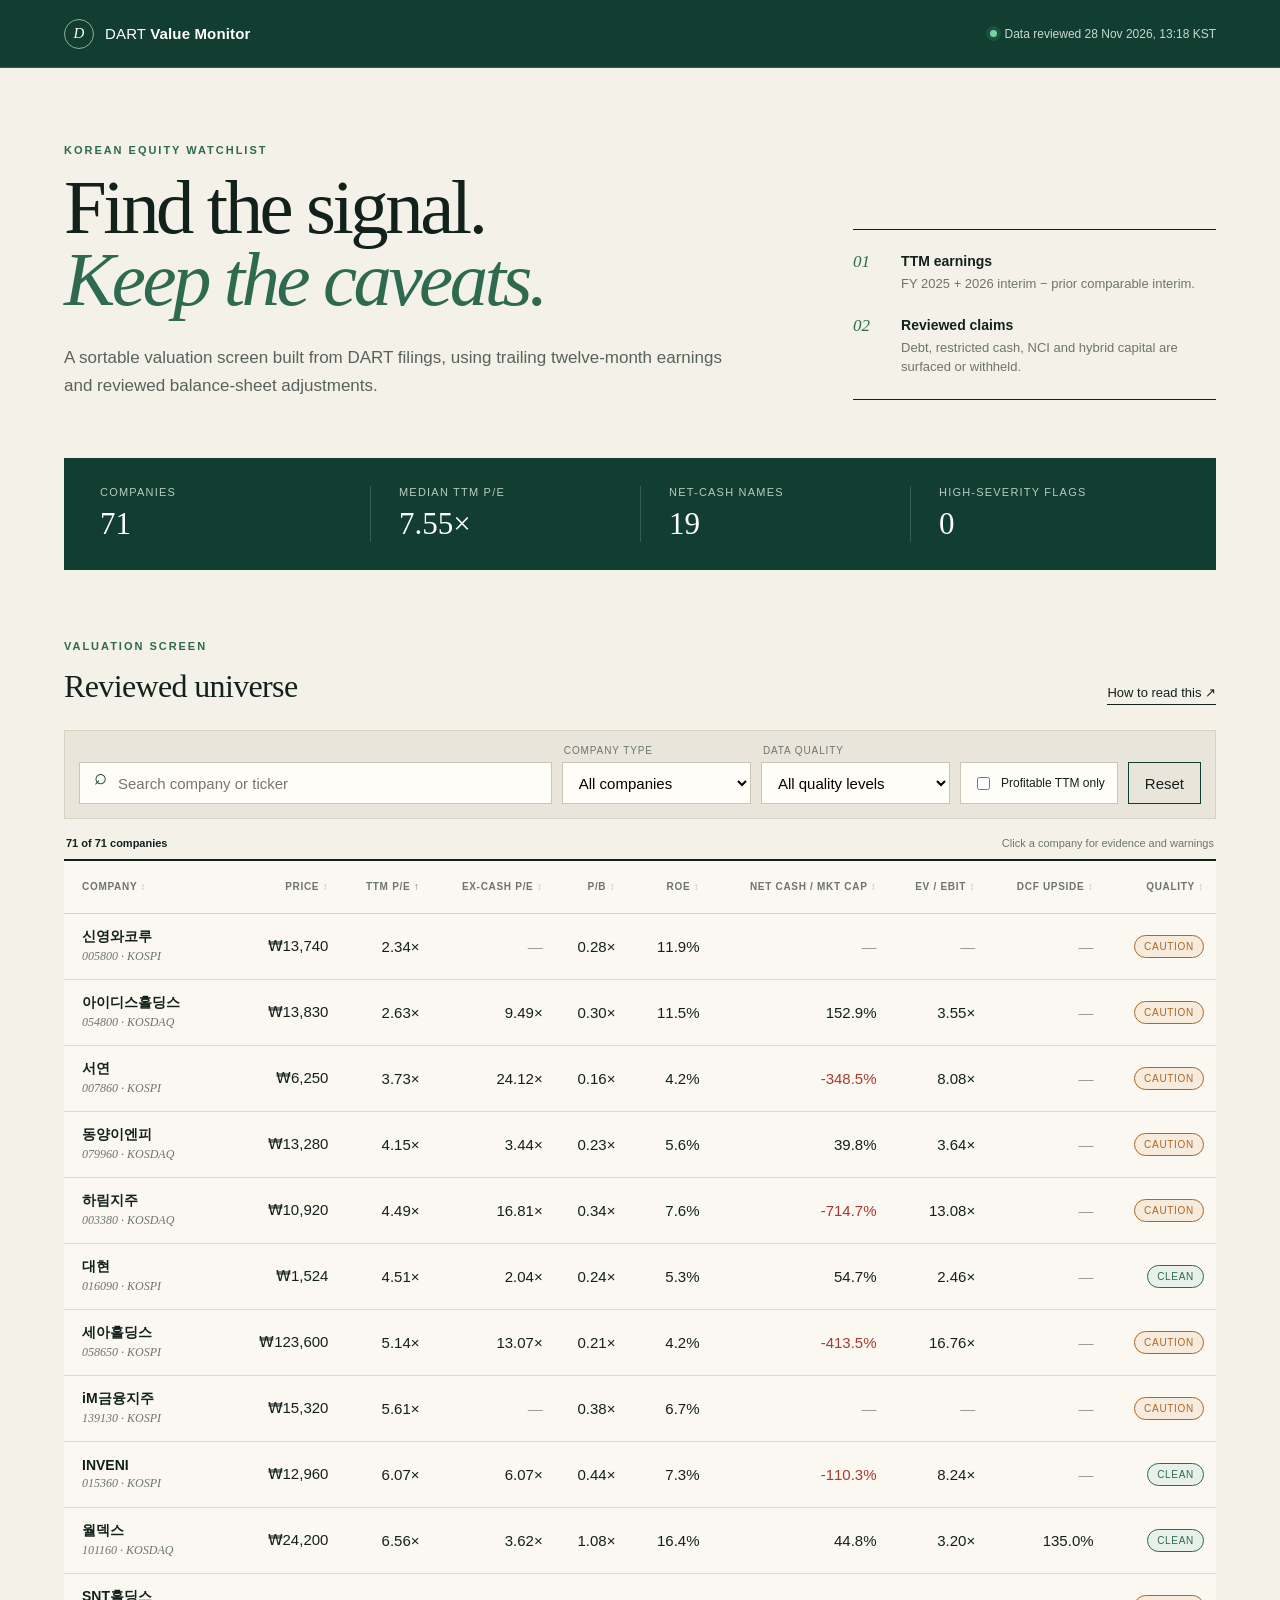
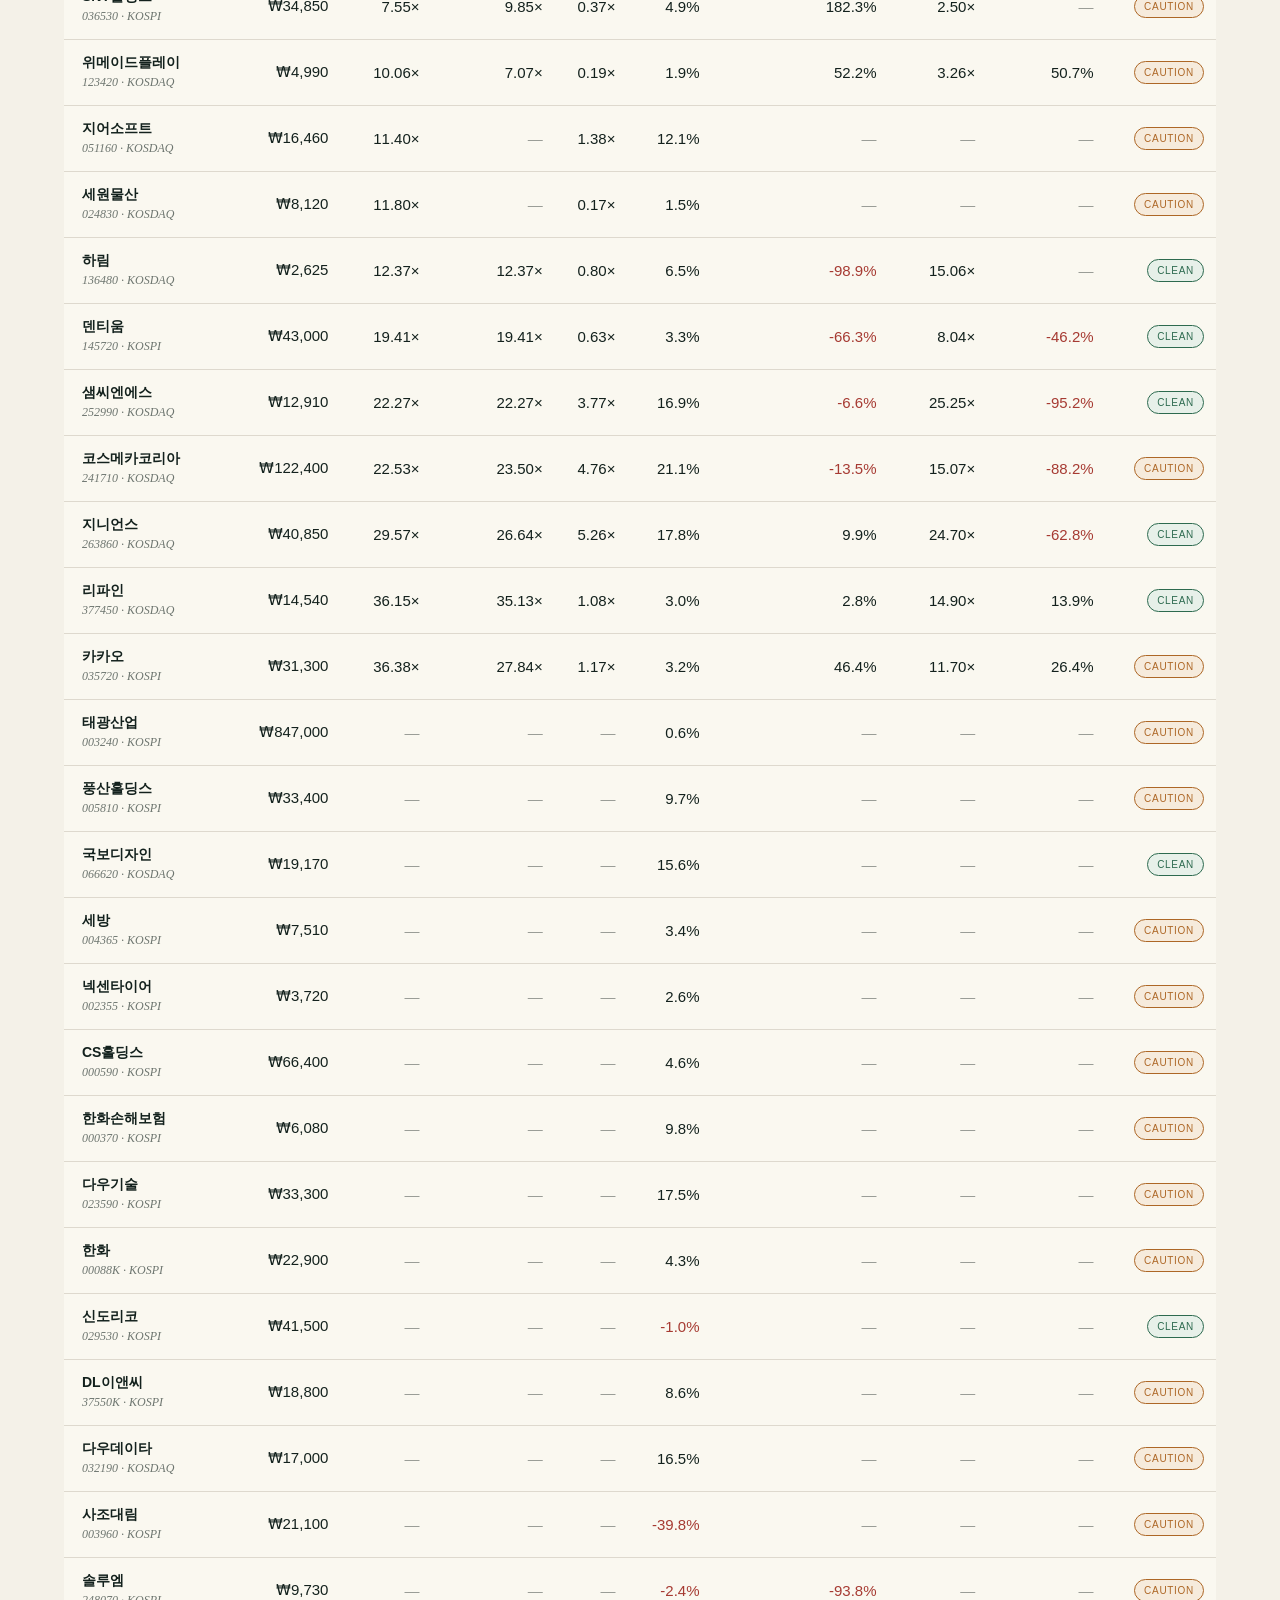
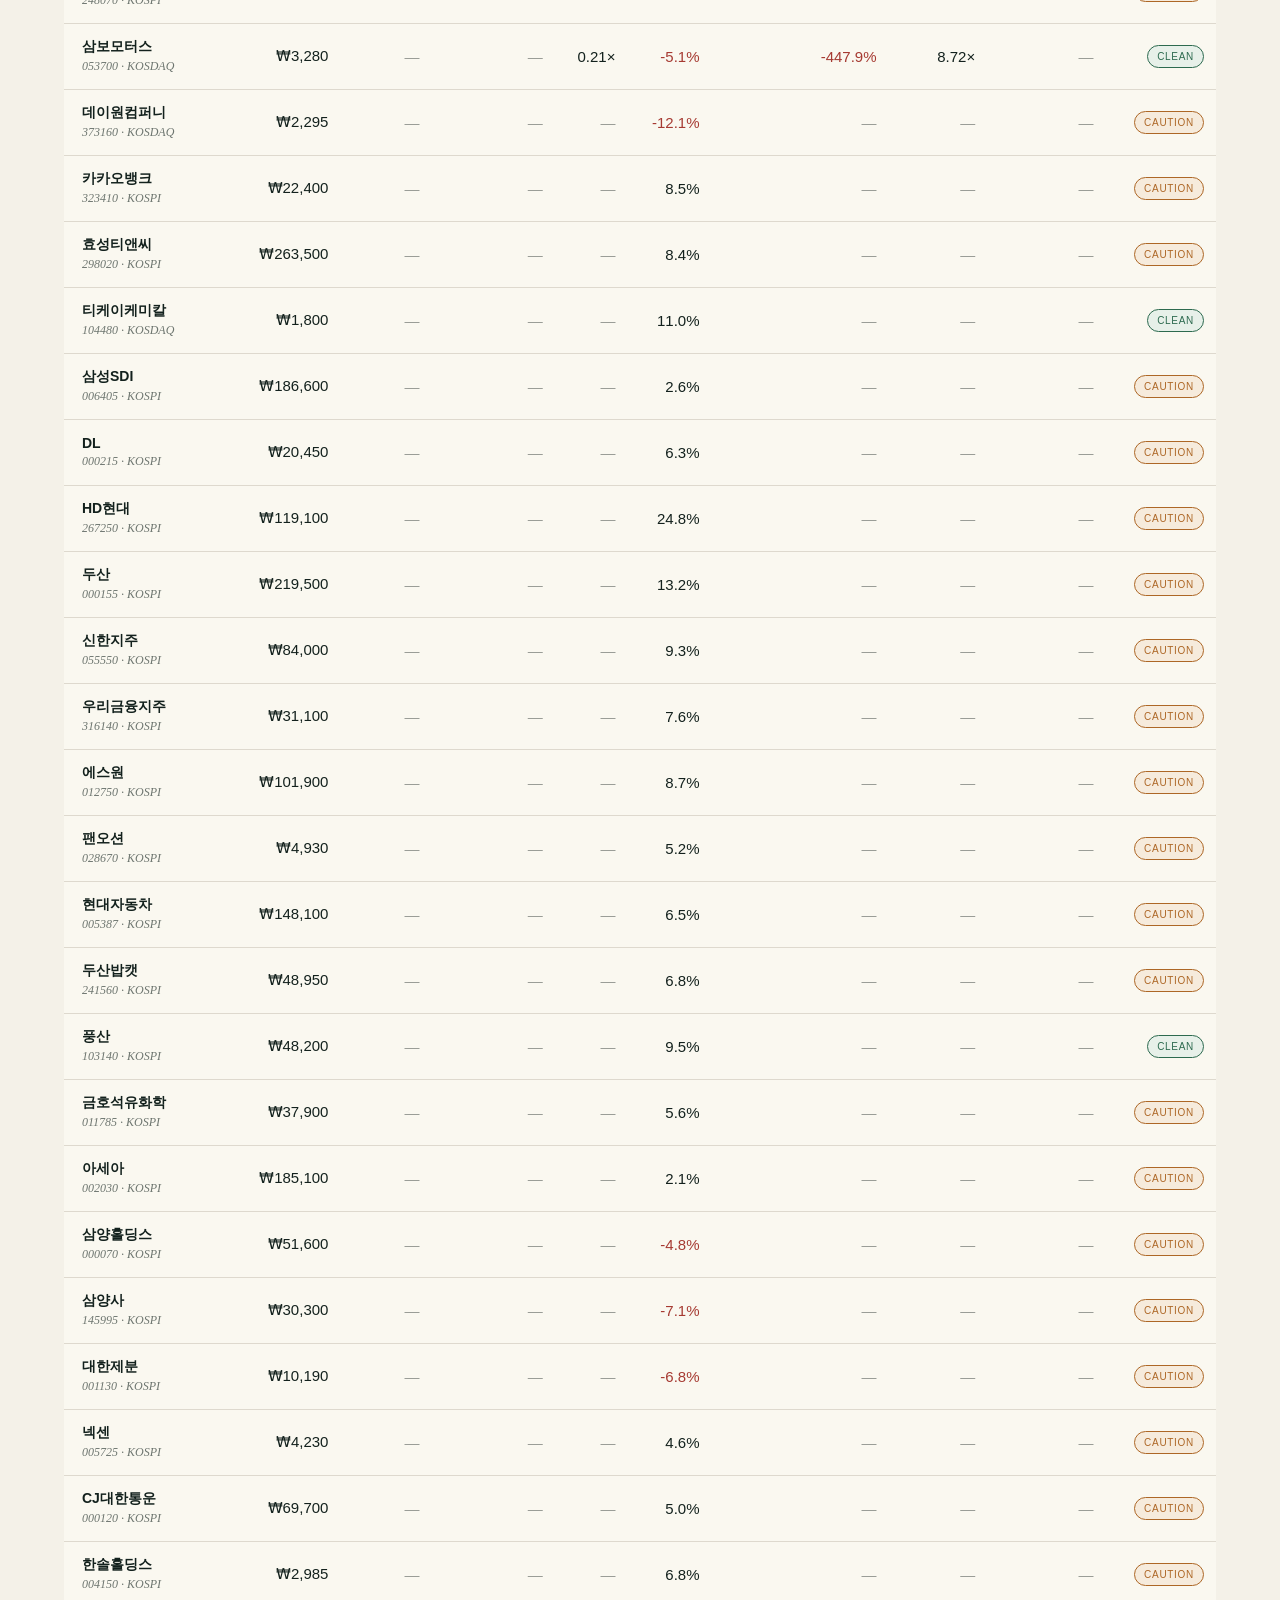
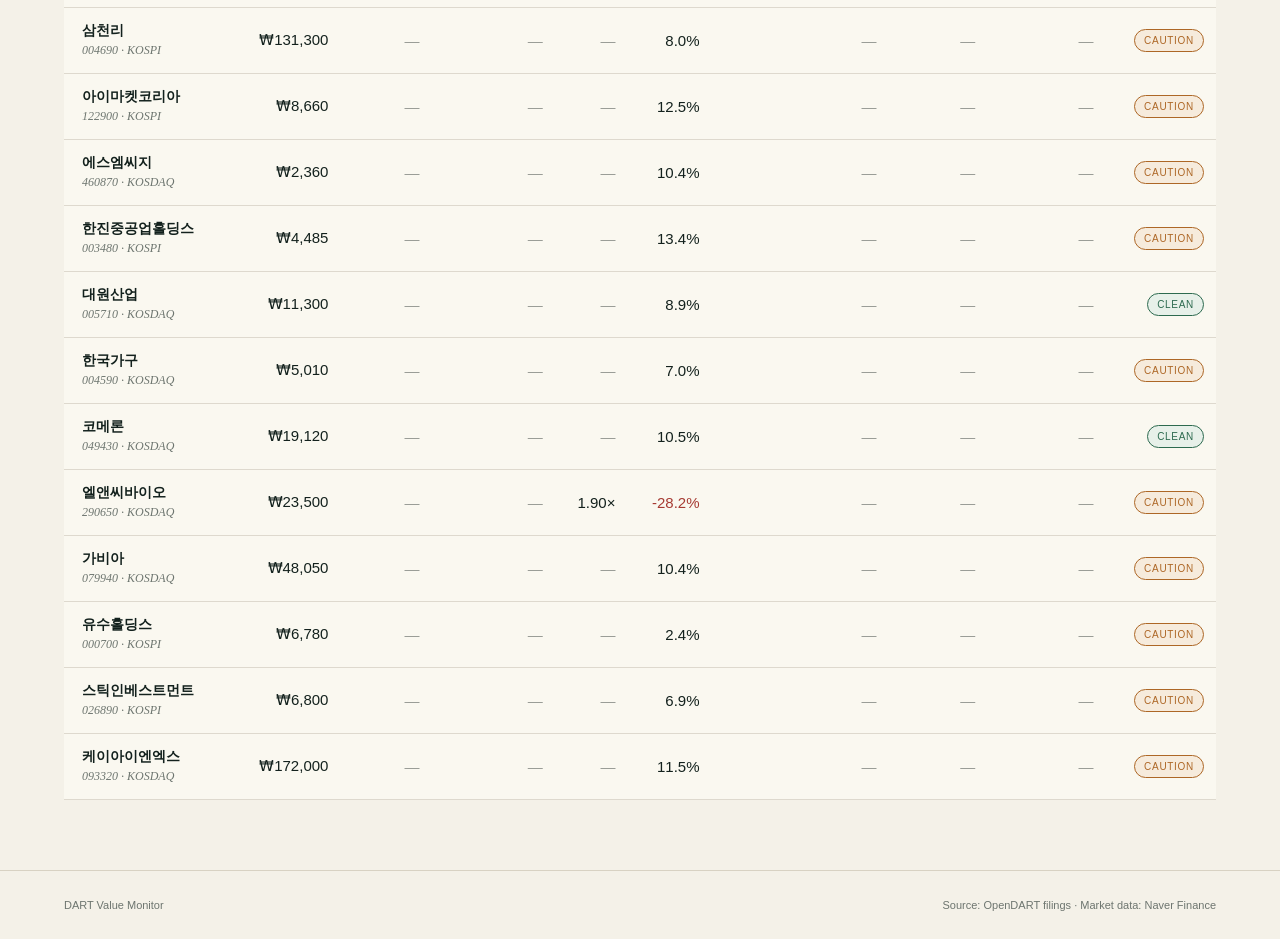
<file: docs/index.html>
<!doctype html>
<html lang="en">
<head>
  <meta charset="utf-8">
  <meta name="viewport" content="width=device-width,initial-scale=1">
  <meta name="theme-color" content="#10251f">
  <meta name="description" content="Reviewed TTM valuation screen for a focused Korean equity watchlist.">
  <title>DART Value Monitor</title>
  <link rel="stylesheet" href="dashboard.css">
</head>
<body>
  <header class="topbar">
    <a class="brand" href="./" aria-label="DART Value Monitor home">
      <span class="brand-mark">D</span>
      <span>DART <strong>Value Monitor</strong></span>
    </a>
    <div class="top-status"><span class="pulse"></span><span id="updated">Loading reviewed data…</span></div>
  </header>

  <main>
    <section class="hero">
      <div>
        <p class="eyebrow">KOREAN EQUITY WATCHLIST</p>
        <h1>Find the signal.<br><em>Keep the caveats.</em></h1>
        <p class="intro">A sortable valuation screen built from DART filings, using trailing twelve-month earnings and reviewed balance-sheet adjustments.</p>
      </div>
      <aside class="method-card">
        <span class="method-number">01</span>
        <div><strong>TTM earnings</strong><p>FY 2025 + 2026 interim − prior comparable interim.</p></div>
        <span class="method-number">02</span>
        <div><strong>Reviewed claims</strong><p>Debt, restricted cash, NCI and hybrid capital are surfaced or withheld.</p></div>
      </aside>
    </section>

    <section class="summary" aria-label="Watchlist summary">
      <div><span>Companies</span><strong id="company-count">—</strong></div>
      <div><span>Median TTM P/E</span><strong id="median-pe">—</strong></div>
      <div><span>Net-cash names</span><strong id="net-cash-count">—</strong></div>
      <div><span>High-severity flags</span><strong id="high-count">—</strong></div>
    </section>

    <section class="screen">
      <div class="screen-head">
        <div><p class="eyebrow">VALUATION SCREEN</p><h2>Reviewed universe</h2></div>
        <button id="method-button" class="text-button" type="button">How to read this ↗</button>
      </div>

      <div class="controls">
        <label class="search"><span aria-hidden="true">⌕</span><input id="search" type="search" placeholder="Search company or ticker" autocomplete="off"></label>
        <label><span>Company type</span><select id="type-filter"><option value="all">All companies</option><option value="operating">Operating</option><option value="holding">Holding</option><option value="financial">Financial</option></select></label>
        <label><span>Data quality</span><select id="quality-filter"><option value="all">All quality levels</option><option value="clean">Clean</option><option value="caution">Caution</option><option value="review">Review required</option></select></label>
        <label class="check"><input id="profitable-filter" type="checkbox"><span>Profitable TTM only</span></label>
        <button id="reset" class="reset" type="button">Reset</button>
      </div>

      <div class="result-line"><span id="result-count">—</span><span>Click a company for evidence and warnings</span></div>
      <div class="table-wrap">
        <table>
          <thead><tr>
            <th data-key="company" class="left">Company</th>
            <th data-key="price">Price</th>
            <th data-key="pe">TTM P/E</th>
            <th data-key="ex_cash_pe">Ex-cash P/E</th>
            <th data-key="pb">P/B</th>
            <th data-key="roe">ROE</th>
            <th data-key="net_cash_pct">Net cash / Mkt cap</th>
            <th data-key="ev_ebit">EV / EBIT</th>
            <th data-key="dcf_upside">DCF upside</th>
            <th data-key="quality">Quality</th>
          </tr></thead>
          <tbody id="rows"><tr><td colspan="10" class="empty">Loading valuation feed…</td></tr></tbody>
        </table>
      </div>
    </section>
  </main>

  <dialog id="detail-dialog">
    <div class="dialog-head"><div><p class="eyebrow" id="detail-ticker"></p><h2 id="detail-company"></h2></div><button id="close-detail" aria-label="Close details">×</button></div>
    <div id="detail-content"></div>
  </dialog>

  <dialog id="method-dialog">
    <div class="dialog-head"><div><p class="eyebrow">METHODOLOGY</p><h2>How to read the screen</h2></div><button id="close-method" aria-label="Close methodology">×</button></div>
    <div class="method-copy">
      <p><strong>TTM</strong> uses the latest full year plus the current cumulative interim period, less the comparable prior-year interim period. Annual fallback is labelled when a complete bridge is unavailable.</p>
      <p><strong>Blank values</strong> are deliberate. The screen withholds a ratio when debt, cash restrictions, share-class claims, currency conversion or the underlying profit measure is unsuitable.</p>
      <p><strong>Quality</strong> reflects extraction and methodology checks. “Clean” means no current audit flag; it is not an investment recommendation or a statement that earnings are normalized.</p>
      <p><strong>EV</strong> includes reviewed debt and a book-value proxy for noncontrolling interests. Financial companies use P/E, P/B and ROE; industrial EV and DCF are withheld.</p>
    </div>
  </dialog>

  <footer><span>DART Value Monitor</span><span>Source: OpenDART filings · Market data: Naver Finance</span></footer>
  <script src="dashboard.js" defer></script>
</body>
</html>
</file>
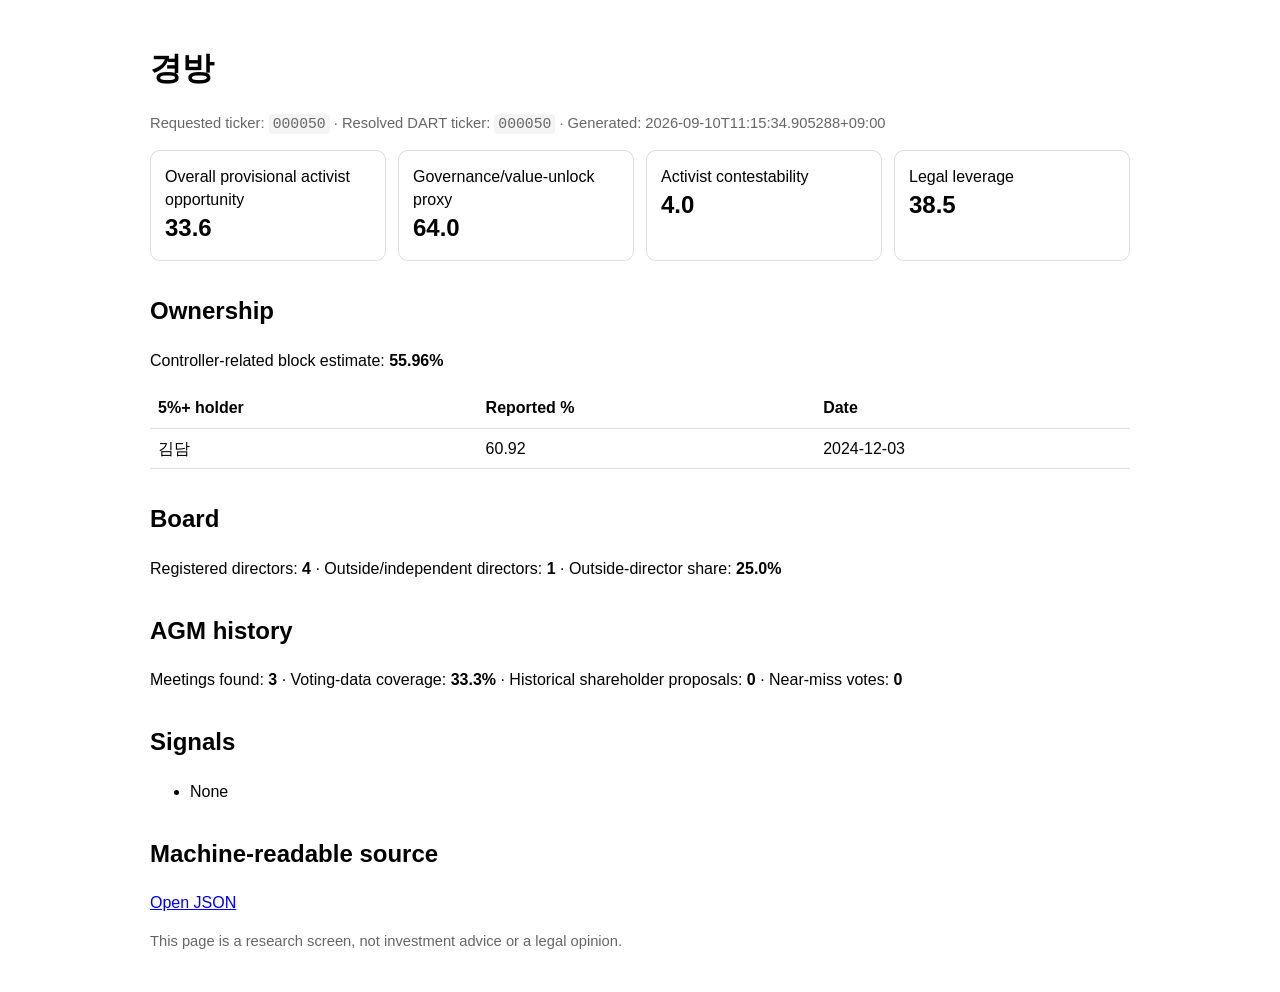
<file: docs/governance/000050.html>
<!doctype html>
<html lang="en">
<head>
<meta charset="utf-8">
<meta name="viewport" content="width=device-width,initial-scale=1">
<title>경방 governance analysis</title>
<style>
body { font-family: -apple-system,BlinkMacSystemFont,"Segoe UI",sans-serif; max-width: 980px; margin: 40px auto; padding: 0 20px; line-height: 1.45; }
h1,h2 { margin-top: 1.4em; }
.grid { display:grid; grid-template-columns: repeat(auto-fit,minmax(220px,1fr)); gap:12px; }
.card { border:1px solid #ddd; border-radius:10px; padding:14px; }
.big { font-size:1.5rem; font-weight:700; }
table { border-collapse:collapse; width:100%; }
th,td { border-bottom:1px solid #ddd; padding:8px; text-align:left; }
code { background:#f4f4f4; padding:2px 4px; border-radius:4px; }
.small { color:#666; font-size:.92rem; }
</style>
</head>
<body>
<h1>경방</h1>
<p class="small">Requested ticker: <code>000050</code> ·
Resolved DART ticker: <code>000050</code> ·
Generated: 2026-09-10T11:15:34.905288+09:00</p>

<div class="grid">
  <div class="card"><div>Overall provisional activist opportunity</div><div class="big">33.6</div></div>
  <div class="card"><div>Governance/value-unlock proxy</div><div class="big">64.0</div></div>
  <div class="card"><div>Activist contestability</div><div class="big">4.0</div></div>
  <div class="card"><div>Legal leverage</div><div class="big">38.5</div></div>
</div>

<h2>Ownership</h2>
<p>Controller-related block estimate: <strong>55.96%</strong></p>
<table>
<thead><tr><th>5%+ holder</th><th>Reported %</th><th>Date</th></tr></thead>
<tbody><tr><td>김담</td><td>60.92</td><td>2024-12-03</td></tr></tbody>
</table>

<h2>Board</h2>
<p>Registered directors: <strong>4</strong> ·
Outside/independent directors: <strong>1</strong> ·
Outside-director share: <strong>25.0%</strong></p>

<h2>AGM history</h2>
<p>Meetings found: <strong>3</strong> ·
Voting-data coverage: <strong>33.3%</strong> ·
Historical shareholder proposals: <strong>0</strong> ·
Near-miss votes: <strong>0</strong></p>

<h2>Signals</h2>
<ul><li>None</li></ul>



<h2>Machine-readable source</h2>
<p><a href="./000050.json">Open JSON</a></p>
<p class="small">This page is a research screen, not investment advice or a legal opinion.</p>
</body>
</html>
</file>
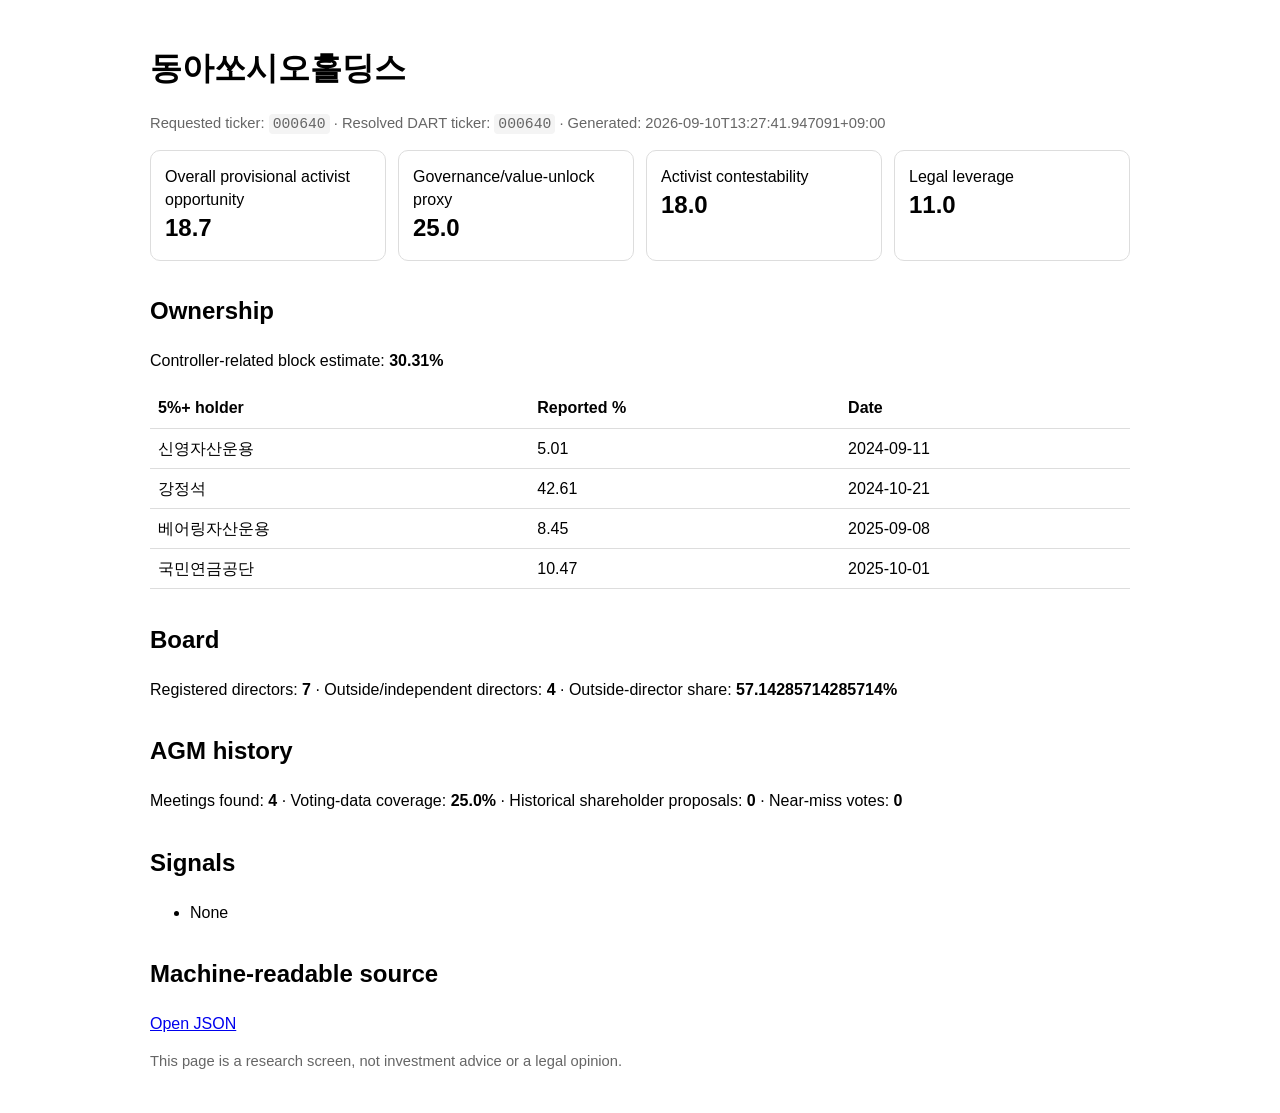
<file: docs/governance/000640.html>
<!doctype html>
<html lang="en">
<head>
<meta charset="utf-8">
<meta name="viewport" content="width=device-width,initial-scale=1">
<title>동아쏘시오홀딩스 governance analysis</title>
<style>
body { font-family: -apple-system,BlinkMacSystemFont,"Segoe UI",sans-serif; max-width: 980px; margin: 40px auto; padding: 0 20px; line-height: 1.45; }
h1,h2 { margin-top: 1.4em; }
.grid { display:grid; grid-template-columns: repeat(auto-fit,minmax(220px,1fr)); gap:12px; }
.card { border:1px solid #ddd; border-radius:10px; padding:14px; }
.big { font-size:1.5rem; font-weight:700; }
table { border-collapse:collapse; width:100%; }
th,td { border-bottom:1px solid #ddd; padding:8px; text-align:left; }
code { background:#f4f4f4; padding:2px 4px; border-radius:4px; }
.small { color:#666; font-size:.92rem; }
</style>
</head>
<body>
<h1>동아쏘시오홀딩스</h1>
<p class="small">Requested ticker: <code>000640</code> ·
Resolved DART ticker: <code>000640</code> ·
Generated: 2026-09-10T13:27:41.947091+09:00</p>

<div class="grid">
  <div class="card"><div>Overall provisional activist opportunity</div><div class="big">18.7</div></div>
  <div class="card"><div>Governance/value-unlock proxy</div><div class="big">25.0</div></div>
  <div class="card"><div>Activist contestability</div><div class="big">18.0</div></div>
  <div class="card"><div>Legal leverage</div><div class="big">11.0</div></div>
</div>

<h2>Ownership</h2>
<p>Controller-related block estimate: <strong>30.31%</strong></p>
<table>
<thead><tr><th>5%+ holder</th><th>Reported %</th><th>Date</th></tr></thead>
<tbody><tr><td>신영자산운용</td><td>5.01</td><td>2024-09-11</td></tr><tr><td>강정석</td><td>42.61</td><td>2024-10-21</td></tr><tr><td>베어링자산운용</td><td>8.45</td><td>2025-09-08</td></tr><tr><td>국민연금공단</td><td>10.47</td><td>2025-10-01</td></tr></tbody>
</table>

<h2>Board</h2>
<p>Registered directors: <strong>7</strong> ·
Outside/independent directors: <strong>4</strong> ·
Outside-director share: <strong>57.14285714285714%</strong></p>

<h2>AGM history</h2>
<p>Meetings found: <strong>4</strong> ·
Voting-data coverage: <strong>25.0%</strong> ·
Historical shareholder proposals: <strong>0</strong> ·
Near-miss votes: <strong>0</strong></p>

<h2>Signals</h2>
<ul><li>None</li></ul>



<h2>Machine-readable source</h2>
<p><a href="./000640.json">Open JSON</a></p>
<p class="small">This page is a research screen, not investment advice or a legal opinion.</p>
</body>
</html>
</file>
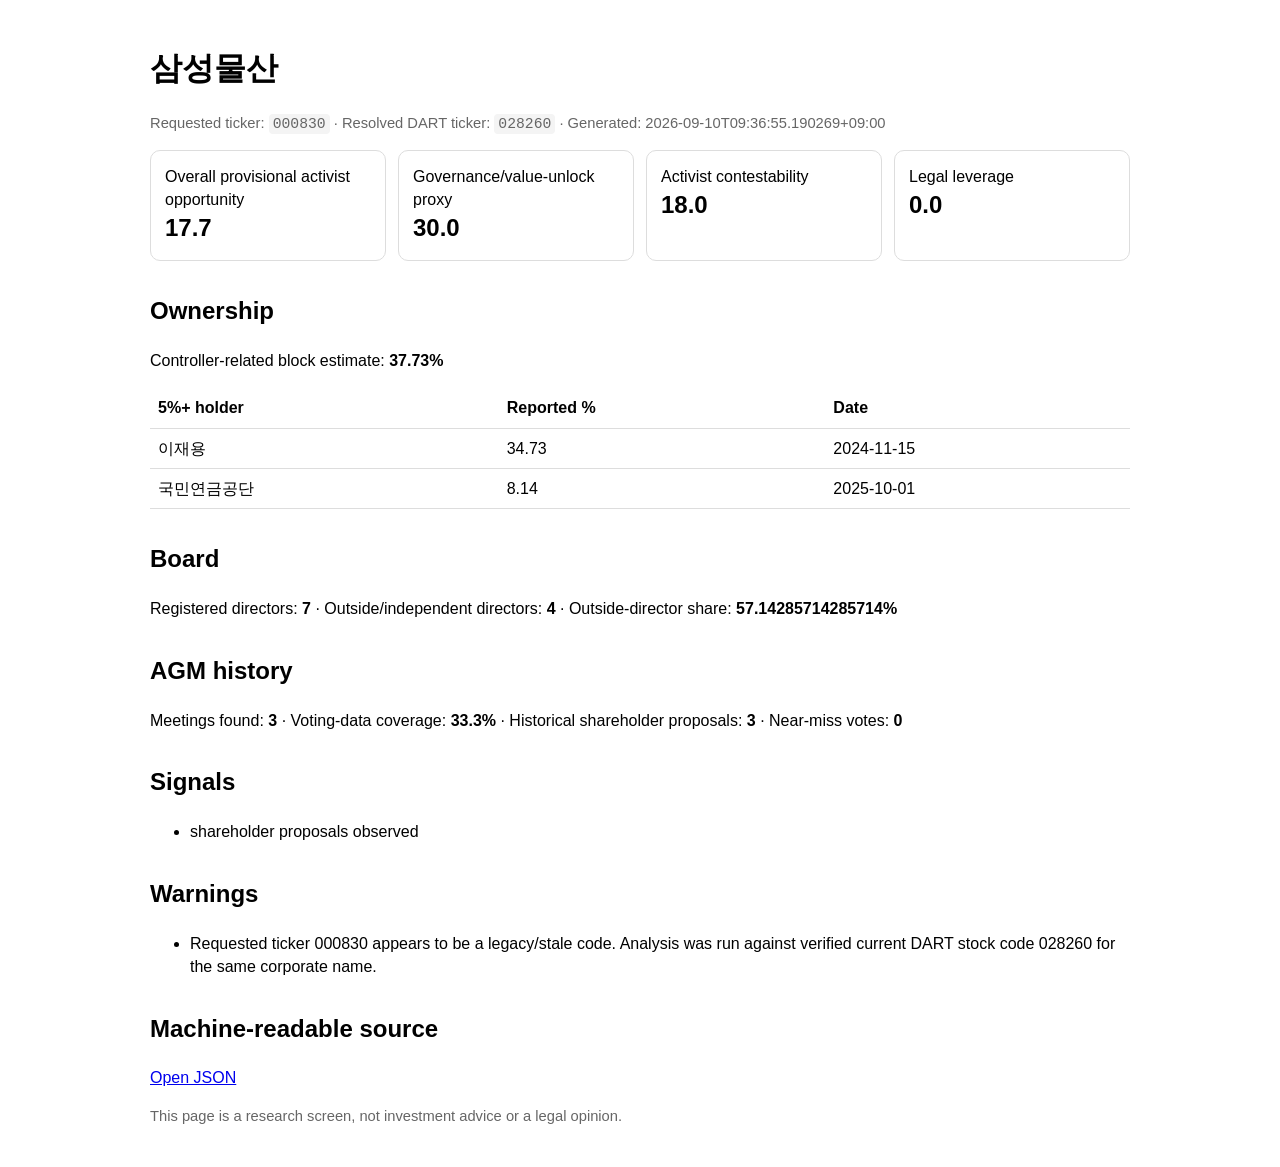
<file: docs/governance/000830.html>
<!doctype html>
<html lang="en">
<head>
<meta charset="utf-8">
<meta name="viewport" content="width=device-width,initial-scale=1">
<title>삼성물산 governance analysis</title>
<style>
body { font-family: -apple-system,BlinkMacSystemFont,"Segoe UI",sans-serif; max-width: 980px; margin: 40px auto; padding: 0 20px; line-height: 1.45; }
h1,h2 { margin-top: 1.4em; }
.grid { display:grid; grid-template-columns: repeat(auto-fit,minmax(220px,1fr)); gap:12px; }
.card { border:1px solid #ddd; border-radius:10px; padding:14px; }
.big { font-size:1.5rem; font-weight:700; }
table { border-collapse:collapse; width:100%; }
th,td { border-bottom:1px solid #ddd; padding:8px; text-align:left; }
code { background:#f4f4f4; padding:2px 4px; border-radius:4px; }
.small { color:#666; font-size:.92rem; }
</style>
</head>
<body>
<h1>삼성물산</h1>
<p class="small">Requested ticker: <code>000830</code> ·
Resolved DART ticker: <code>028260</code> ·
Generated: 2026-09-10T09:36:55.190269+09:00</p>

<div class="grid">
  <div class="card"><div>Overall provisional activist opportunity</div><div class="big">17.7</div></div>
  <div class="card"><div>Governance/value-unlock proxy</div><div class="big">30.0</div></div>
  <div class="card"><div>Activist contestability</div><div class="big">18.0</div></div>
  <div class="card"><div>Legal leverage</div><div class="big">0.0</div></div>
</div>

<h2>Ownership</h2>
<p>Controller-related block estimate: <strong>37.73%</strong></p>
<table>
<thead><tr><th>5%+ holder</th><th>Reported %</th><th>Date</th></tr></thead>
<tbody><tr><td>이재용</td><td>34.73</td><td>2024-11-15</td></tr><tr><td>국민연금공단</td><td>8.14</td><td>2025-10-01</td></tr></tbody>
</table>

<h2>Board</h2>
<p>Registered directors: <strong>7</strong> ·
Outside/independent directors: <strong>4</strong> ·
Outside-director share: <strong>57.14285714285714%</strong></p>

<h2>AGM history</h2>
<p>Meetings found: <strong>3</strong> ·
Voting-data coverage: <strong>33.3%</strong> ·
Historical shareholder proposals: <strong>3</strong> ·
Near-miss votes: <strong>0</strong></p>

<h2>Signals</h2>
<ul><li>shareholder proposals observed</li></ul>

<h2>Warnings</h2><ul><li>Requested ticker 000830 appears to be a legacy/stale code. Analysis was run against verified current DART stock code 028260 for the same corporate name.</li></ul>

<h2>Machine-readable source</h2>
<p><a href="./000830.json">Open JSON</a></p>
<p class="small">This page is a research screen, not investment advice or a legal opinion.</p>
</body>
</html>
</file>
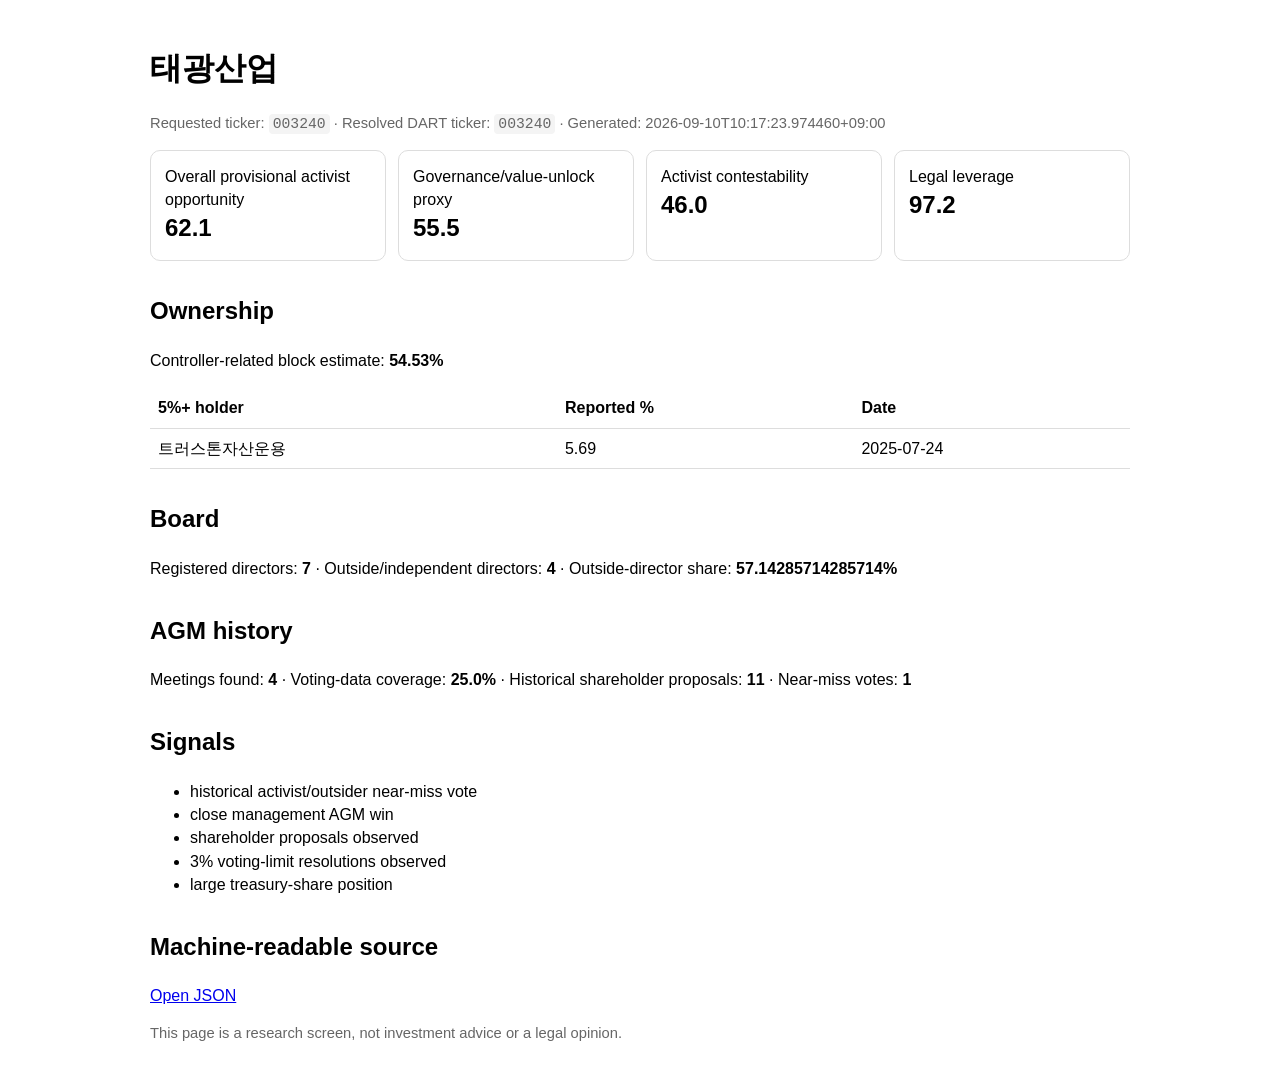
<file: docs/governance/003240.html>
<!doctype html>
<html lang="en">
<head>
<meta charset="utf-8">
<meta name="viewport" content="width=device-width,initial-scale=1">
<title>태광산업 governance analysis</title>
<style>
body { font-family: -apple-system,BlinkMacSystemFont,"Segoe UI",sans-serif; max-width: 980px; margin: 40px auto; padding: 0 20px; line-height: 1.45; }
h1,h2 { margin-top: 1.4em; }
.grid { display:grid; grid-template-columns: repeat(auto-fit,minmax(220px,1fr)); gap:12px; }
.card { border:1px solid #ddd; border-radius:10px; padding:14px; }
.big { font-size:1.5rem; font-weight:700; }
table { border-collapse:collapse; width:100%; }
th,td { border-bottom:1px solid #ddd; padding:8px; text-align:left; }
code { background:#f4f4f4; padding:2px 4px; border-radius:4px; }
.small { color:#666; font-size:.92rem; }
</style>
</head>
<body>
<h1>태광산업</h1>
<p class="small">Requested ticker: <code>003240</code> ·
Resolved DART ticker: <code>003240</code> ·
Generated: 2026-09-10T10:17:23.974460+09:00</p>

<div class="grid">
  <div class="card"><div>Overall provisional activist opportunity</div><div class="big">62.1</div></div>
  <div class="card"><div>Governance/value-unlock proxy</div><div class="big">55.5</div></div>
  <div class="card"><div>Activist contestability</div><div class="big">46.0</div></div>
  <div class="card"><div>Legal leverage</div><div class="big">97.2</div></div>
</div>

<h2>Ownership</h2>
<p>Controller-related block estimate: <strong>54.53%</strong></p>
<table>
<thead><tr><th>5%+ holder</th><th>Reported %</th><th>Date</th></tr></thead>
<tbody><tr><td>트러스톤자산운용</td><td>5.69</td><td>2025-07-24</td></tr></tbody>
</table>

<h2>Board</h2>
<p>Registered directors: <strong>7</strong> ·
Outside/independent directors: <strong>4</strong> ·
Outside-director share: <strong>57.14285714285714%</strong></p>

<h2>AGM history</h2>
<p>Meetings found: <strong>4</strong> ·
Voting-data coverage: <strong>25.0%</strong> ·
Historical shareholder proposals: <strong>11</strong> ·
Near-miss votes: <strong>1</strong></p>

<h2>Signals</h2>
<ul><li>historical activist/outsider near-miss vote</li><li>close management AGM win</li><li>shareholder proposals observed</li><li>3% voting-limit resolutions observed</li><li>large treasury-share position</li></ul>



<h2>Machine-readable source</h2>
<p><a href="./003240.json">Open JSON</a></p>
<p class="small">This page is a research screen, not investment advice or a legal opinion.</p>
</body>
</html>
</file>
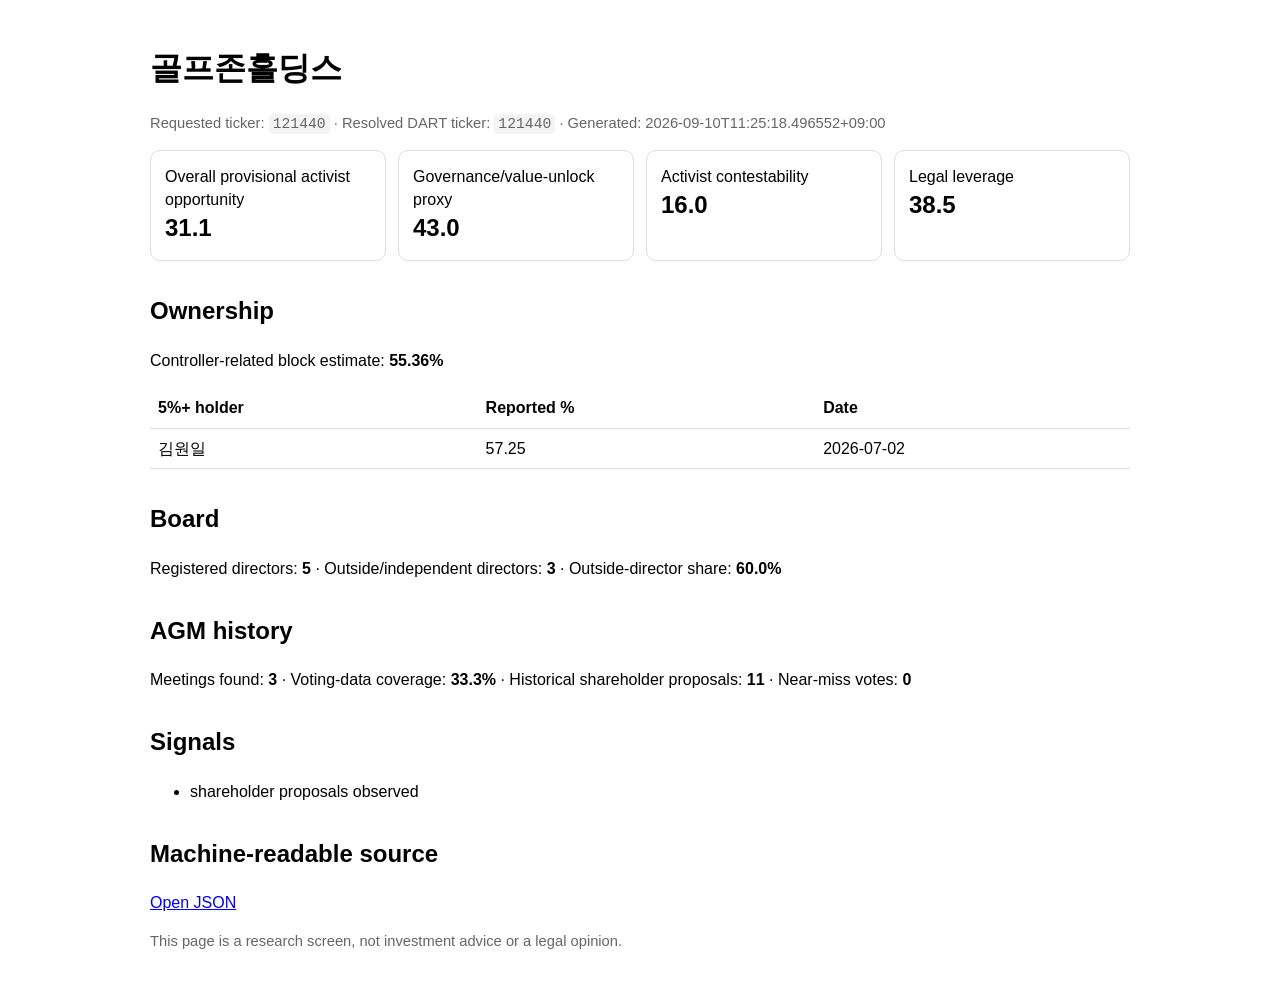
<file: docs/governance/121440.html>
<!doctype html>
<html lang="en">
<head>
<meta charset="utf-8">
<meta name="viewport" content="width=device-width,initial-scale=1">
<title>골프존홀딩스 governance analysis</title>
<style>
body { font-family: -apple-system,BlinkMacSystemFont,"Segoe UI",sans-serif; max-width: 980px; margin: 40px auto; padding: 0 20px; line-height: 1.45; }
h1,h2 { margin-top: 1.4em; }
.grid { display:grid; grid-template-columns: repeat(auto-fit,minmax(220px,1fr)); gap:12px; }
.card { border:1px solid #ddd; border-radius:10px; padding:14px; }
.big { font-size:1.5rem; font-weight:700; }
table { border-collapse:collapse; width:100%; }
th,td { border-bottom:1px solid #ddd; padding:8px; text-align:left; }
code { background:#f4f4f4; padding:2px 4px; border-radius:4px; }
.small { color:#666; font-size:.92rem; }
</style>
</head>
<body>
<h1>골프존홀딩스</h1>
<p class="small">Requested ticker: <code>121440</code> ·
Resolved DART ticker: <code>121440</code> ·
Generated: 2026-09-10T11:25:18.496552+09:00</p>

<div class="grid">
  <div class="card"><div>Overall provisional activist opportunity</div><div class="big">31.1</div></div>
  <div class="card"><div>Governance/value-unlock proxy</div><div class="big">43.0</div></div>
  <div class="card"><div>Activist contestability</div><div class="big">16.0</div></div>
  <div class="card"><div>Legal leverage</div><div class="big">38.5</div></div>
</div>

<h2>Ownership</h2>
<p>Controller-related block estimate: <strong>55.36%</strong></p>
<table>
<thead><tr><th>5%+ holder</th><th>Reported %</th><th>Date</th></tr></thead>
<tbody><tr><td>김원일</td><td>57.25</td><td>2026-07-02</td></tr></tbody>
</table>

<h2>Board</h2>
<p>Registered directors: <strong>5</strong> ·
Outside/independent directors: <strong>3</strong> ·
Outside-director share: <strong>60.0%</strong></p>

<h2>AGM history</h2>
<p>Meetings found: <strong>3</strong> ·
Voting-data coverage: <strong>33.3%</strong> ·
Historical shareholder proposals: <strong>11</strong> ·
Near-miss votes: <strong>0</strong></p>

<h2>Signals</h2>
<ul><li>shareholder proposals observed</li></ul>



<h2>Machine-readable source</h2>
<p><a href="./121440.json">Open JSON</a></p>
<p class="small">This page is a research screen, not investment advice or a legal opinion.</p>
</body>
</html>
</file>
<file: docs/dashboard.css>
:root{--ink:#13211d;--forest:#123d31;--moss:#2d6a4f;--paper:#f4f1e8;--white:#fffdf7;--line:#d8d2c3;--muted:#6d756f;--amber:#ad6726;--red:#a63a32;--shadow:0 20px 55px rgba(20,42,34,.16)}
*{box-sizing:border-box}
html{scroll-behavior:smooth}
body{margin:0;background:var(--paper);color:var(--ink);font-family:Inter,ui-sans-serif,-apple-system,BlinkMacSystemFont,"Segoe UI",sans-serif;font-size:15px}
button,input,select{font:inherit}
button{color:inherit}
.topbar{height:68px;padding:0 clamp(22px,5vw,78px);display:flex;align-items:center;justify-content:space-between;border-bottom:1px solid rgba(255,255,255,.14);background:var(--forest);color:white}
.brand{color:white;text-decoration:none;display:flex;align-items:center;gap:11px;letter-spacing:.01em}
.brand strong{font-weight:650}
.brand-mark{display:grid;place-items:center;width:30px;height:30px;border:1px solid #8ab49e;border-radius:50%;font-family:Georgia,serif;font-style:italic}
.top-status{display:flex;align-items:center;gap:8px;color:#c8d8d0;font-size:12px}
.pulse{width:7px;height:7px;background:#76d39f;border-radius:50%;box-shadow:0 0 0 4px rgba(118,211,159,.12)}
main{max-width:1500px;margin:auto;padding:0 clamp(18px,5vw,72px)}
.hero{min-height:390px;padding:72px 0 58px;display:grid;grid-template-columns:minmax(0,1.3fr) minmax(290px,.7fr);gap:9vw;align-items:end}
.eyebrow{font-size:11px;font-weight:750;letter-spacing:.18em;color:var(--moss);margin:0 0 16px}
h1{font:500 clamp(48px,6vw,82px)/.94 Georgia,serif;letter-spacing:-.045em;margin:0}
h1 em{color:var(--moss);font-weight:400}
.intro{max-width:660px;color:#58625d;font-size:17px;line-height:1.65;margin:28px 0 0}
.method-card{border-top:1px solid var(--ink);border-bottom:1px solid var(--ink);padding:22px 0;display:grid;grid-template-columns:36px 1fr;gap:22px 12px}
.method-card .method-number{font:italic 17px Georgia,serif;color:var(--moss)}
.method-card strong{font-size:14px}
.method-card p{margin:6px 0 0;color:var(--muted);font-size:13px;line-height:1.45}
.summary{background:var(--forest);color:white;display:grid;grid-template-columns:repeat(4,1fr);padding:28px 36px;margin-bottom:70px}
.summary div{padding:0 28px;border-left:1px solid rgba(255,255,255,.16)}
.summary div:first-child{border:0;padding-left:0}
.summary span{display:block;color:#b6cbc1;font-size:11px;text-transform:uppercase;letter-spacing:.11em;margin-bottom:8px}
.summary strong{font:400 31px Georgia,serif}
.screen{padding-bottom:70px}
.screen-head{display:flex;align-items:end;justify-content:space-between;margin-bottom:25px}
h2{font:500 32px Georgia,serif;margin:0;letter-spacing:-.02em}
.text-button{border:0;border-bottom:1px solid var(--ink);background:none;padding:4px 0;cursor:pointer;font-size:13px}
.controls{display:grid;grid-template-columns:minmax(240px,1.5fr) repeat(2,minmax(155px,.6fr)) auto auto;gap:10px;align-items:end;padding:14px;background:#e9e5da;border:1px solid var(--line)}
.controls label>span{display:block;color:var(--muted);font-size:10px;text-transform:uppercase;letter-spacing:.09em;margin:0 0 6px 2px}
.controls input[type=search],.controls select{width:100%;height:42px;border:1px solid #cbc5b7;background:var(--white);border-radius:0;padding:0 12px;outline:none}
.controls input:focus,.controls select:focus{border-color:var(--moss);box-shadow:0 0 0 2px rgba(45,106,79,.12)}
.search{position:relative}.search>span{position:absolute!important;left:13px;bottom:8px;font-size:22px!important;color:var(--forest)!important}.search input{padding-left:38px!important}
.controls .check{height:42px;display:flex;align-items:center;gap:8px;padding:0 12px;background:var(--white);border:1px solid #cbc5b7;white-space:nowrap}
.controls .check span{margin:0;text-transform:none;font-size:12px;letter-spacing:0;color:var(--ink)}
.check input{accent-color:var(--moss)}
.reset{height:42px;border:1px solid var(--forest);background:transparent;padding:0 16px;cursor:pointer}
.result-line{display:flex;justify-content:space-between;padding:18px 2px 10px;color:var(--muted);font-size:11px}
.result-line span:first-child{color:var(--ink);font-weight:650}
.table-wrap{overflow:auto;border-top:2px solid var(--ink);background:rgba(255,253,247,.6)}
table{border-collapse:collapse;width:100%;min-width:1050px}
th{height:52px;border-bottom:1px solid var(--line);font-size:10px;text-transform:uppercase;letter-spacing:.07em;color:var(--muted);text-align:right;white-space:nowrap;cursor:pointer;padding:0 12px}
th:after{content:" ↕";opacity:.4}th.sorted:after{content:" ↓";opacity:1}th.sorted.asc:after{content:" ↑"}
th.left{text-align:left;padding-left:18px}
td{height:66px;padding:10px 12px;border-bottom:1px solid #ded9ce;text-align:right;white-space:nowrap;font-variant-numeric:tabular-nums}
tbody tr{cursor:pointer;transition:background .15s}tbody tr:hover{background:#e9eee9}
td.company{text-align:left;padding-left:18px}.company strong{display:block;font-weight:670;font-size:14px}.company span{font:italic 12px Georgia,serif;color:var(--muted)}
td.muted{color:#9a9d97}.negative{color:var(--red)}
.badge{display:inline-block;border:1px solid currentColor;border-radius:999px;padding:5px 9px;font-size:10px;text-transform:uppercase;letter-spacing:.07em}
.badge.clean{color:var(--moss);background:#e7f0e9}.badge.caution{color:var(--amber);background:#f6ebdc}.badge.review{color:var(--red);background:#f7e4e2}
.empty{text-align:center;color:var(--muted);height:160px}
dialog{width:min(720px,calc(100vw - 30px));max-height:88vh;border:0;padding:0;background:var(--white);color:var(--ink);box-shadow:var(--shadow)}
dialog::backdrop{background:rgba(9,25,20,.66);backdrop-filter:blur(3px)}
.dialog-head{display:flex;align-items:start;justify-content:space-between;padding:30px 34px 22px;border-bottom:1px solid var(--line)}
.dialog-head button{border:0;background:none;font-size:32px;line-height:1;cursor:pointer;color:var(--muted)}
#detail-content,.method-copy{padding:28px 34px 36px;overflow:auto}
.detail-grid{display:grid;grid-template-columns:repeat(3,1fr);gap:1px;background:var(--line);border:1px solid var(--line);margin-bottom:28px}
.detail-grid div{background:var(--white);padding:15px}.detail-grid span{display:block;color:var(--muted);font-size:10px;text-transform:uppercase;letter-spacing:.06em;margin-bottom:5px}.detail-grid strong{font-size:15px}
.detail-section{margin-top:25px}.detail-section h3{font-size:11px;text-transform:uppercase;letter-spacing:.13em;margin:0 0 12px}
.flag{padding:12px 14px;margin:7px 0;background:#f3eee4;border-left:3px solid var(--amber);font-size:13px;line-height:1.45}.flag.low{border-color:var(--moss)}
.source-link{display:inline-block;margin-top:20px;color:var(--forest);text-underline-offset:3px}
.method-copy p{line-height:1.65;color:#505b56;margin:0 0 20px}.method-copy strong{color:var(--ink)}
footer{max-width:1500px;margin:auto;border-top:1px solid var(--line);padding:28px clamp(22px,5vw,78px);display:flex;justify-content:space-between;color:var(--muted);font-size:11px}
@media(max-width:900px){.hero{grid-template-columns:1fr;padding-top:50px}.method-card{display:none}.summary{grid-template-columns:repeat(2,1fr);gap:25px}.summary div:nth-child(3){border:0;padding-left:0}.controls{grid-template-columns:1fr 1fr}.search{grid-column:1/-1}.controls .check{justify-content:center}.reset{width:100%}}
@media(max-width:560px){.top-status{display:none}.hero{min-height:330px}h1{font-size:48px}.summary{padding:23px 20px}.summary div{padding-left:15px}.summary strong{font-size:25px}.controls{grid-template-columns:1fr}.search{grid-column:auto}.screen-head{align-items:start}.text-button{max-width:105px}.dialog-head,#detail-content,.method-copy{padding-left:21px;padding-right:21px}.detail-grid{grid-template-columns:repeat(2,1fr)}footer{display:block;line-height:1.8}}
</file>
